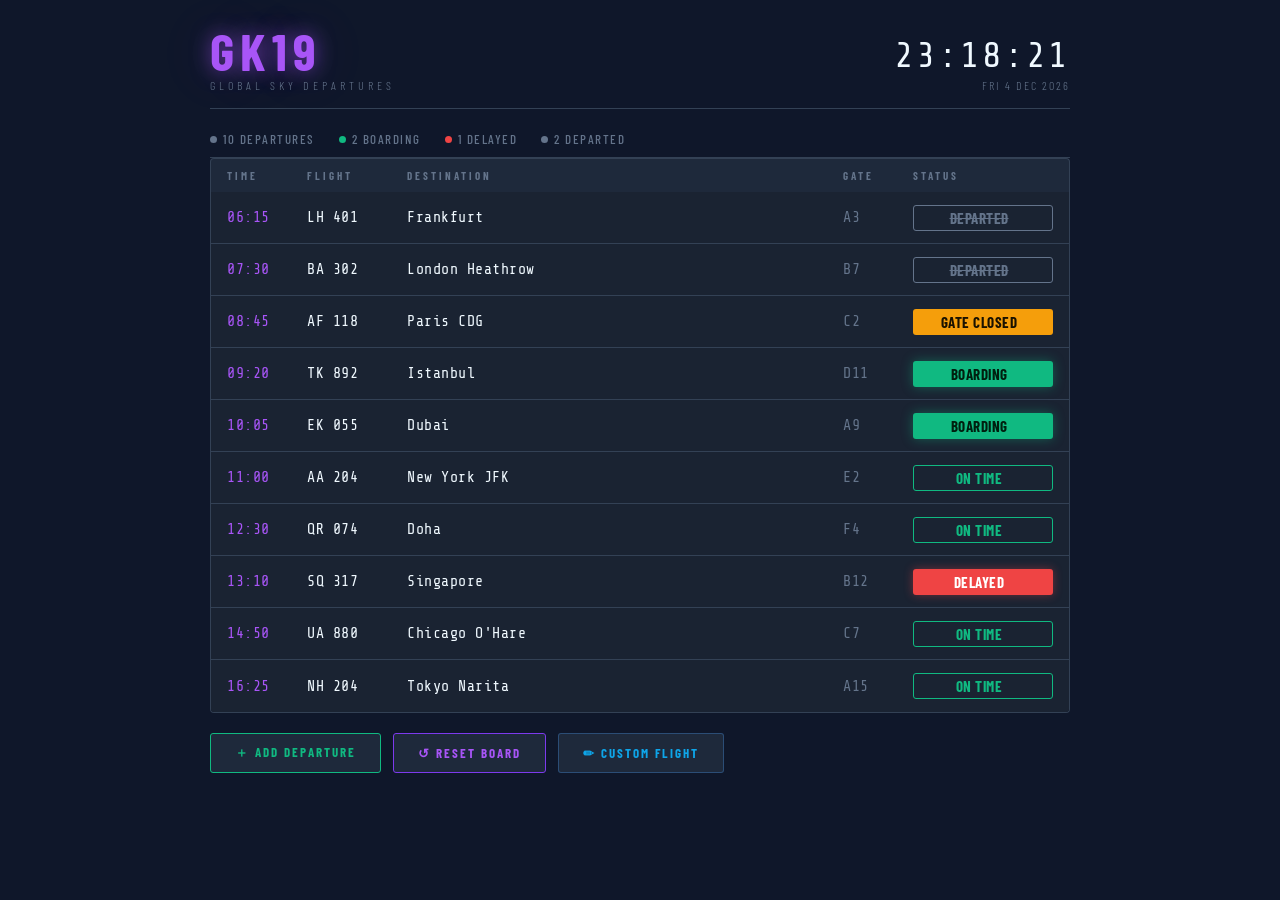
<file: Assignment10_departureboard/index.html>
<!DOCTYPE html>
<html lang="en">
<head>
  <meta charset="UTF-8" />
  <meta name="viewport" content="width=device-width, initial-scale=1.0" />
  <title>Departures</title>
  <link rel="stylesheet" href="style.css" />
</head>
<body>

  <header class="airport-header">
    <div class="airport-header__left">
      <span class="airport-code">GK19</span>
      <span class="airport-name">GLOBAL SKY  DEPARTURES</span>
    </div>
    <div class="airport-header__right">
      <div class="clock" id="clock">--:--:--</div>
      <div class="date" id="date"></div>
    </div>
  </header>

  <div class="summary-bar" id="summary-bar">
  </div>

  <div class="board-header">
    <span>TIME</span>
    <span>FLIGHT</span>
    <span>DESTINATION</span>
    <span>GATE</span>
    <span>STATUS</span>
  </div>

  <div class="board" id="board"></div>

  <div class="controls">
    <button id="btn-add" class="btn btn--add">＋ Add Departure</button>
    <button id="btn-reset" class="btn btn--reset">↺ Reset Board</button>
    <button id="btn-custom-toggle" class="btn btn--custom">✏ Custom Flight</button>
  </div>

  <div class="custom-form" id="custom-form" hidden>
    <div class="custom-form__grid">
      <label>
        <span>Time (HH:MM)</span>
        <input type="text" id="f-time" placeholder="14:35" maxlength="5" />
      </label>
      <label>
        <span>Flight No.</span>
        <input type="text" id="f-flight" placeholder="AA 204" maxlength="8" />
      </label>
      <label>
        <span>Destination</span>
        <input type="text" id="f-dest" placeholder="New York" maxlength="22" />
      </label>
      <label>
        <span>Gate</span>
        <input type="text" id="f-gate" placeholder="B12" maxlength="4" />
      </label>
    </div>
    <button id="btn-submit-custom" class="btn btn--add">Add Flight</button>
  </div>

  <script src="script.js"></script>
</body>
</html>
</file>
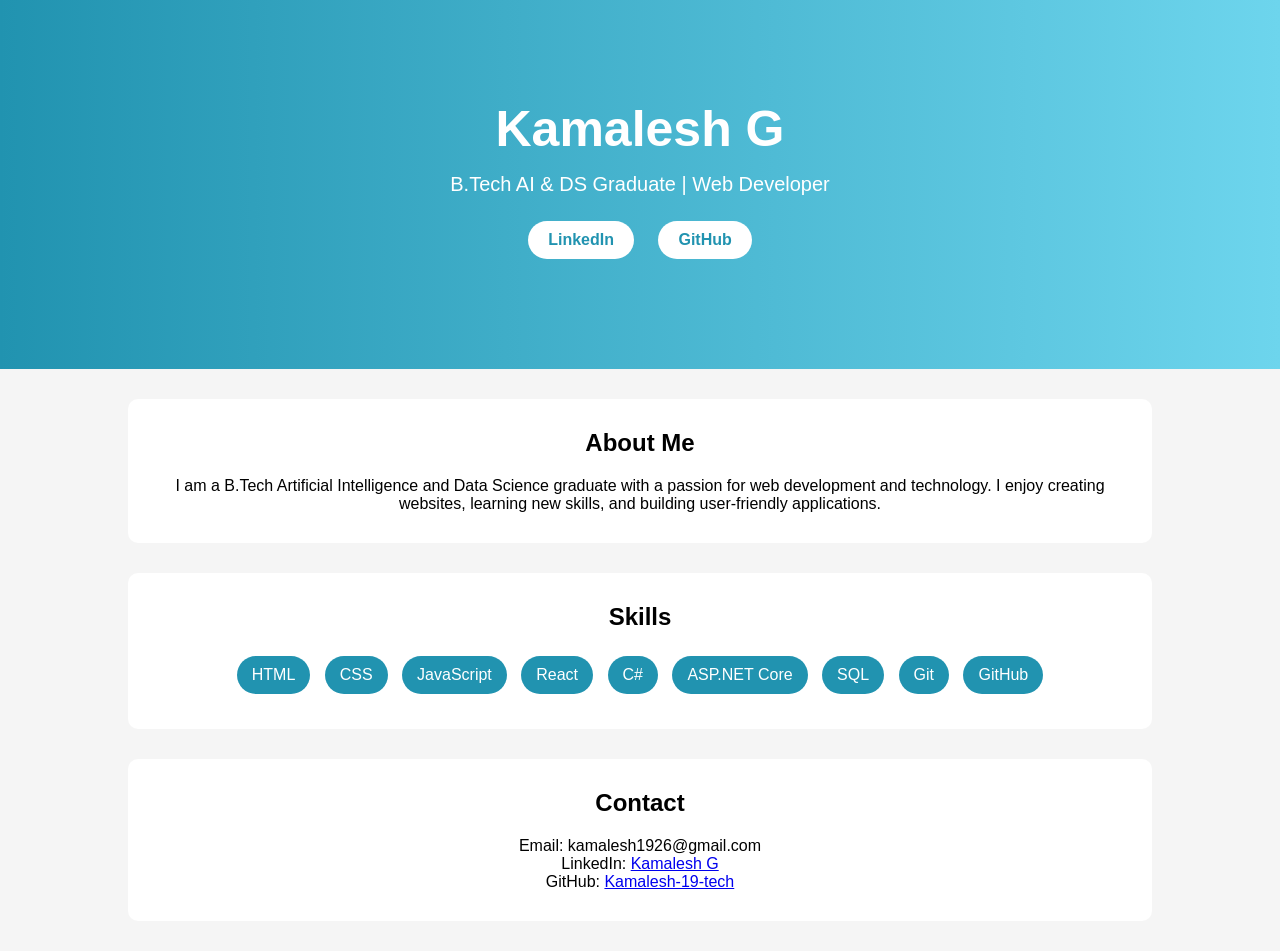
<file: Assignment8_portfolio/index.html>
<!DOCTYPE html>
<html lang="en">
<head>
    <meta charset="UTF-8">
    <meta name="viewport" content="width=device-width, initial-scale=1.0">
    <title>Kamalesh Portfolio</title>
    <link rel="stylesheet" href="style.css">
</head>
<body>

    <section class="hero">
        <h1>Kamalesh G</h1>
        <p>B.Tech AI & DS Graduate | Web Developer</p>

        <a href="https://www.linkedin.com/in/kamalesh-g-97365132a" target="_blank" class="btn">
            LinkedIn
        </a>

        <a href="https://github.com/Kamalesh-19-tech" target="_blank" class="btn">
            GitHub
        </a>
    </section>

    <section class="about">
        <h2>About Me</h2>
        <p>
            I am a B.Tech Artificial Intelligence and Data Science graduate with a passion for web development and technology. I enjoy creating websites, learning new skills, and building user-friendly applications.
        </p>
    </section>

    <section class="skills">
        <h2>Skills</h2>

        <span class="skill">HTML</span>
        <span class="skill">CSS</span>
        <span class="skill">JavaScript</span>
        <span class="skill">React</span>
        <span class="skill">C#</span>
        <span class="skill">ASP.NET Core</span>
        <span class="skill">SQL</span>
        <span class="skill">Git</span>
        <span class="skill">GitHub</span>
    </section>

    <section class="contact">
        <h2>Contact</h2>

        <p>Email: kamalesh1926@gmail.com</p>

        <p>
            LinkedIn:
            <a href="https://www.linkedin.com/in/kamalesh-g-97365132a">
                Kamalesh G
            </a>
        </p>

        <p>
            GitHub:
            <a href="https://github.com/Kamalesh-19-tech">
                Kamalesh-19-tech
            </a>
        </p>
    </section>

</body>
</html>
</file>
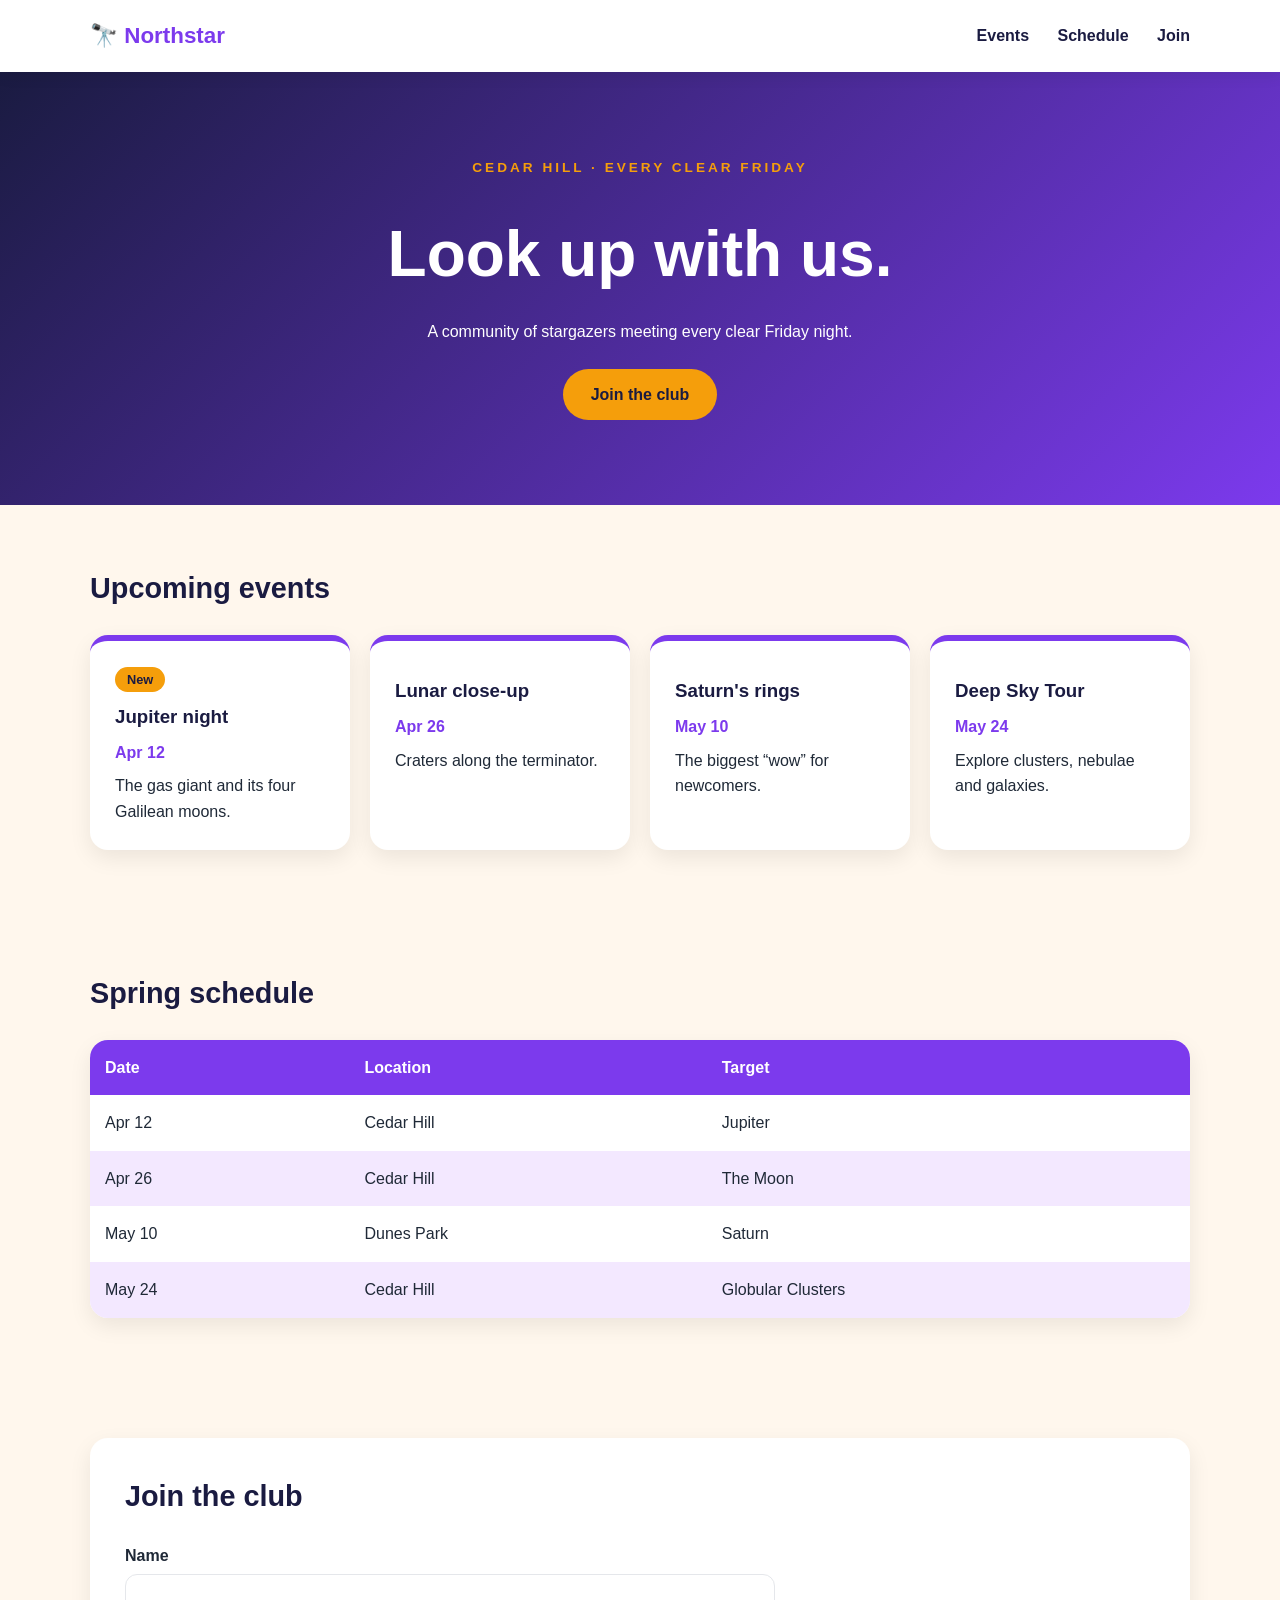
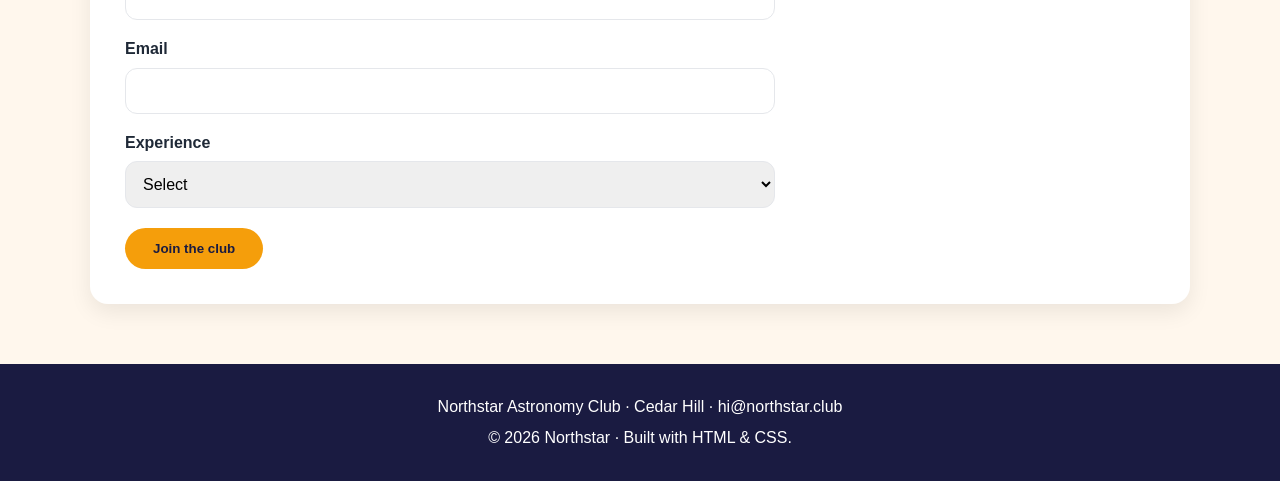
<file: Assignment9_HTML/Northstar/index.html>
<!DOCTYPE html>
<html lang="en">
<head>
    <meta charset="UTF-8">
    <meta name="viewport" content="width=device-width, initial-scale=1.0">
    <title>Northstar Astronomy Club</title>
    <link rel="stylesheet" href="styles.css">
</head>
<body>

<header>
    <div class="container nav-box">
        <div class="logo">🔭 Northstar</div>
        <nav>
            <a href="#events">Events</a>
            <a href="#schedule">Schedule</a>
            <a href="#join">Join</a>
        </nav>
    </div>
</header>

<section class="hero">
    <div class="container hero-box">
        <p class="tag">CEDAR HILL · EVERY CLEAR FRIDAY</p>
        <h1>Look up with us.</h1>
        <p>A community of stargazers meeting every clear Friday night.</p>
        <a href="#join" class="btn">Join the club</a>
    </div>
</section>

<main>

<section id="events" class="section">
    <div class="container">
        <h2>Upcoming events</h2>

        <div class="cards">
            <div class="card">
                <span>New</span>
                <h3>Jupiter night</h3>
                <h4>Apr 12</h4>
                <p>The gas giant and its four Galilean moons.</p>
            </div>

            <div class="card">
                <h3>Lunar close-up</h3>
                <h4>Apr 26</h4>
                <p>Craters along the terminator.</p>
            </div>

            <div class="card">
                <h3>Saturn's rings</h3>
                <h4>May 10</h4>
                <p>The biggest “wow” for newcomers.</p>
            </div>

            <div class="card">
                <h3>Deep Sky Tour</h3>
                <h4>May 24</h4>
                <p>Explore clusters, nebulae and galaxies.</p>
            </div>
        </div>
    </div>
</section>

<section id="schedule" class="section">
    <div class="container">
        <h2>Spring schedule</h2>

        <table>
            <tr>
                <th>Date</th>
                <th>Location</th>
                <th>Target</th>
            </tr>
            <tr>
                <td>Apr 12</td>
                <td>Cedar Hill</td>
                <td>Jupiter</td>
            </tr>
            <tr>
                <td>Apr 26</td>
                <td>Cedar Hill</td>
                <td>The Moon</td>
            </tr>
            <tr>
                <td>May 10</td>
                <td>Dunes Park</td>
                <td>Saturn</td>
            </tr>
            <tr>
                <td>May 24</td>
                <td>Cedar Hill</td>
                <td>Globular Clusters</td>
            </tr>
        </table>
    </div>
</section>

<section id="join" class="section">
    <div class="container form-box">
        <h2>Join the club</h2>

        <form>
            <label>Name</label>
            <input type="text" required>

            <label>Email</label>
            <input type="email" required>

            <label>Experience</label>
            <select required>
                <option value="">Select</option>
                <option>Beginner</option>
                <option>Intermediate</option>
                <option>Advanced</option>
            </select>

            <button class="btn">Join the club</button>
        </form>
    </div>
</section>

</main>

<footer>
    <p>Northstar Astronomy Club · Cedar Hill · hi@northstar.club</p>
    <p>© 2026 Northstar · Built with HTML & CSS.</p>
</footer>

</body>
</html>
</file>
<file: Assignment10_departureboard/style.css>
@import url('https://fonts.googleapis.com/css2?family=Share+Tech+Mono&family=Barlow+Condensed:wght@300;500;700&display=swap');

*, *::before, *::after { box-sizing: border-box; margin: 0; padding: 0; }

:root {
  --bg:           #0f172a;
  --panel:        #1e293b;
  --tile:         #1a2332;
  --tile-hover:   #2d3e52;
  --amber:        #a855f7;
  --amber-dim:    #7c3aed;
  --white:        #f0f9ff;
  --dim:          #64748b;
  --green:        #10b981;
  --red:          #ef4444;
  --blue:         #0ea5e9;
  --gold:         #f59e0b;
  --border:       #334155;
  --row-height:   52px;
  --font-mono:    'Share Tech Mono', 'Courier New', monospace;
  --font-ui:      'Barlow Condensed', 'Arial Narrow', sans-serif;
  --max-rows:     12;
}

html, body {
  background: var(--bg);
  color: var(--white);
  font-family: var(--font-mono);
  min-height: 100vh;
  padding: 0;
}

body {
  display: flex;
  flex-direction: column;
  align-items: center;
  padding: 24px 16px 60px;
}

.airport-header {
  width: 100%;
  max-width: 860px;
  display: flex;
  justify-content: space-between;
  align-items: flex-end;
  padding: 0 0 16px;
  border-bottom: 1px solid var(--border);
  margin-bottom: 12px;
}

.airport-header__left {
  display: flex;
  flex-direction: column;
  gap: 2px;
}

.airport-code {
  font-family: var(--font-ui);
  font-size: 52px;
  font-weight: 700;
  letter-spacing: 6px;
  color: var(--amber);
  line-height: 1;
  text-shadow:
    0 0 20px rgba(168, 85, 247, 0.6),
    0 0 60px rgba(168, 85, 247, 0.2);
}

.airport-name {
  font-family: var(--font-ui);
  font-size: 12px;
  font-weight: 300;
  letter-spacing: 4px;
  color: var(--dim);
  text-transform: uppercase;
}

.airport-header__right {
  text-align: right;
}

.clock {
  font-family: var(--font-mono);
  font-size: 36px;
  color: var(--white);
  letter-spacing: 3px;
  line-height: 1;
}

.date {
  font-family: var(--font-ui);
  font-size: 12px;
  font-weight: 300;
  letter-spacing: 2px;
  color: var(--dim);
  margin-top: 4px;
}

.summary-bar {
  width: 100%;
  max-width: 860px;
  display: flex;
  gap: 24px;
  padding: 10px 0;
  font-family: var(--font-ui);
  font-size: 13px;
  font-weight: 500;
  letter-spacing: 1.5px;
  color: var(--dim);
  text-transform: uppercase;
  border-bottom: 1px solid var(--border);
  margin-bottom: 0;
}

.summary-bar .pill {
  display: flex;
  align-items: center;
  gap: 6px;
}

.summary-bar .pill-dot {
  width: 7px;
  height: 7px;
  border-radius: 50%;
}

.board-header {
  width: 100%;
  max-width: 860px;
  display: grid;
  grid-template-columns: 80px 100px 1fr 70px 140px;
  gap: 0;
  padding: 10px 16px;
  font-family: var(--font-ui);
  font-size: 11px;
  font-weight: 700;
  letter-spacing: 3px;
  color: var(--dim);
  text-transform: uppercase;
  background: var(--panel);
  border: 1px solid var(--border);
  border-bottom: none;
  border-radius: 4px 4px 0 0;
}

.board {
  width: 100%;
  max-width: 860px;
  border: 1px solid var(--border);
  border-top: none;
  border-radius: 0 0 4px 4px;
  overflow: hidden;
  min-height: 60px;
}

.flight-row {
  display: grid;
  grid-template-columns: 80px 100px 1fr 70px 140px;
  align-items: center;
  height: var(--row-height);
  padding: 0 16px;
  border-bottom: 1px solid var(--border);
  background: var(--tile);
  transition: background 0.2s;
  animation: row-enter 0.45s cubic-bezier(0.22, 1, 0.36, 1) both;
  position: relative;
}

.flight-row:last-child { border-bottom: none; }

.flight-row:hover { background: var(--tile-hover); }

@keyframes row-enter {
  from {
    opacity: 0;
    transform: translateY(-8px);
    clip-path: inset(0 0 100% 0);
  }
  to {
    opacity: 1;
    transform: translateY(0);
    clip-path: inset(0 0 0% 0);
  }
}

.flight-row .cell {
  font-size: 15px;
  letter-spacing: 0.5px;
  overflow: hidden;
  text-overflow: ellipsis;
  white-space: nowrap;
  padding-right: 8px;
}

.cell-time   { color: var(--amber); font-size: 17px; }
.cell-flight { color: var(--white); font-size: 14px; }
.cell-dest   { color: var(--white); font-size: 15px; }
.cell-gate   { color: var(--dim);   font-size: 15px; }

.cell-status {
  display: inline-flex;
  align-items: center;
  justify-content: center;
  min-width: 110px;
  height: 26px;
  border-radius: 3px;
  font-family: var(--font-ui);
  font-size: 12px;
  font-weight: 700;
  letter-spacing: 2px;
  text-transform: uppercase;
  transition: background 0.3s, color 0.3s, box-shadow 0.3s;
}

.cell-status.on-time {
  background: transparent;
  color: var(--green);
  border: 1px solid var(--green);
}
.cell-status.boarding {
  background: var(--green);
  color: #001f0f;
  box-shadow: 0 0 12px rgba(16, 185, 129, 0.4);
  animation: pulse-green 2s ease-in-out infinite;
}
.cell-status.gate-closed {
  background: var(--gold);
  color: #1a1200;
  border: none;
}
.cell-status.departed {
  background: transparent;
  color: var(--dim);
  border: 1px solid var(--dim);
  text-decoration: line-through;
}
.cell-status.delayed {
  background: var(--red);
  color: #fff;
  box-shadow: 0 0 10px rgba(239, 68, 68, 0.4);
}
.cell-status.cancelled {
  background: #3f0f1a;
  color: var(--red);
  border: 1px solid var(--red);
}

.cell-status.flip {
  animation: status-flip 0.3s ease forwards;
}
@keyframes status-flip {
  0%   { transform: scaleY(1);   opacity: 1; }
  45%  { transform: scaleY(0.1); opacity: 0.3; }
  55%  { transform: scaleY(0.1); opacity: 0.3; }
  100% { transform: scaleY(1);   opacity: 1; }
}

@keyframes pulse-green {
  0%, 100% { box-shadow: 0 0 10px rgba(16, 185, 129, 0.3); }
  50%       { box-shadow: 0 0 22px rgba(16, 185, 129, 0.7); }
}

.controls {
  width: 100%;
  max-width: 860px;
  display: flex;
  gap: 12px;
  margin-top: 20px;
  flex-wrap: wrap;
}

.btn {
  font-family: var(--font-ui);
  font-size: 13px;
  font-weight: 700;
  letter-spacing: 2px;
  text-transform: uppercase;
  padding: 10px 24px;
  border: 1px solid var(--border);
  border-radius: 3px;
  cursor: pointer;
  background: var(--panel);
  color: var(--dim);
  transition: all 0.15s;
}

.btn:hover     { color: var(--white); border-color: var(--dim); }
.btn:active    { transform: scale(0.97); }

.btn--add      { color: var(--green);  border-color: var(--green); }
.btn--add:hover{ background: rgba(38,208,124,0.1); color: var(--green); }

.btn--reset      { color: var(--amber);  border-color: var(--amber-dim); }
.btn--reset:hover{ background: rgba(245,166,35,0.08); border-color: var(--amber); }

.btn--custom      { color: var(--blue); border-color: rgba(74,158,255,0.3); }
.btn--custom:hover{ background: rgba(74,158,255,0.08); border-color: var(--blue); }

.custom-form {
  width: 100%;
  max-width: 860px;
  margin-top: 12px;
  padding: 20px;
  background: var(--panel);
  border: 1px solid var(--border);
  border-radius: 4px;
  animation: row-enter 0.3s ease both;
}

.custom-form__grid {
  display: grid;
  grid-template-columns: 1fr 1fr 2fr 1fr;
  gap: 12px;
  margin-bottom: 14px;
}

.custom-form label {
  display: flex;
  flex-direction: column;
  gap: 6px;
}

.custom-form label span {
  font-family: var(--font-ui);
  font-size: 11px;
  font-weight: 700;
  letter-spacing: 2px;
  color: var(--dim);
  text-transform: uppercase;
}

.custom-form input {
  background: var(--tile);
  border: 1px solid var(--border);
  border-radius: 3px;
  color: var(--white);
  font-family: var(--font-mono);
  font-size: 15px;
  padding: 8px 12px;
  outline: none;
  transition: border-color 0.2s;
  text-transform: uppercase;
}

.custom-form input::placeholder { color: var(--dim); opacity: 0.5; }
.custom-form input:focus { border-color: var(--blue); }

.empty-state {
  display: flex;
  flex-direction: column;
  align-items: center;
  justify-content: center;
  padding: 40px 0;
  color: var(--dim);
  gap: 8px;
}

.empty-state .empty-icon {
  font-size: 32px;
  opacity: 0.4;
}

.empty-state p {
  font-family: var(--font-ui);
  font-size: 13px;
  letter-spacing: 2px;
  text-transform: uppercase;
}

@media (max-width: 600px) {
  .airport-code { font-size: 36px; }
  .clock        { font-size: 26px; }

  .board-header,
  .flight-row {
    grid-template-columns: 68px 80px 1fr 50px 110px;
    font-size: 13px;
  }

  .cell { font-size: 13px !important; }
  .cell-time { font-size: 14px !important; }

  .custom-form__grid {
    grid-template-columns: 1fr 1fr;
  }
}

@media (prefers-reduced-motion: reduce) {
  .flight-row, .cell-status.flip, .cell-status.boarding {
    animation: none !important;
    transition: none !important;
  }
}
</file>
<file: Assignment8_portfolio/style.css>
*{
    margin:0;
    padding:0;
    box-sizing:border-box;
    font-family:Arial, sans-serif;
}

body{
    background:#f5f5f5;
}

.hero{
    background:linear-gradient(to right,#2193b0,#6dd5ed);
    color:white;
    text-align:center;
    padding:100px 20px;
}

.hero h1{
    font-size:50px;
}

.hero p{
    margin:15px 0;
    font-size:20px;
}

.btn{
    display:inline-block;
    margin:10px;
    padding:10px 20px;
    background:white;
    color:#2193b0;
    text-decoration:none;
    border-radius:20px;
    font-weight:bold;
}

.about,
.skills,
.contact{
    background:white;
    width:80%;
    margin:30px auto;
    padding:30px;
    border-radius:10px;
    text-align:center;
}

h2{
    margin-bottom:20px;
}

.skill{
    display:inline-block;
    background:#2193b0;
    color:white;
    padding:10px 15px;
    margin:5px;
    border-radius:20px;
}
</file>
<file: Assignment9_HTML/Northstar/styles.css>
:root{
    --dark:#1A1B41;
    --purple:#7C3AED;
    --orange:#F59E0B;
    --text:#1F2937;
    --bg:#FFF7ED;
    --white:#ffffff;
    --line:#E5E7EB;
    --radius:18px;
    --container:1100px;
}

*{
    margin:0;
    padding:0;
    box-sizing:border-box;
}

html{
    scroll-behavior:smooth;
}

body{
    font-family:Arial, sans-serif;
    background:var(--bg);
    color:var(--text);
    line-height:1.6;
}

.container{
    width:min(100% - 2rem, var(--container));
    margin:auto;
}

header{
    background:var(--white);
    position:sticky;
    top:0;
    z-index:10;
    box-shadow:0 3px 15px rgba(0,0,0,.08);
}

.nav-box{
    display:flex;
    justify-content:space-between;
    align-items:center;
    padding:18px 0;
}

.logo{
    font-size:1.4rem;
    font-weight:bold;
    color:var(--purple);
}

nav a{
    text-decoration:none;
    color:var(--dark);
    font-weight:bold;
    margin-left:24px;
}

nav a:hover{
    color:var(--orange);
}

.hero{
    background:linear-gradient(135deg,var(--dark),var(--purple));
    color:white;
    padding:85px 0;
    text-align:center;
}

.hero-box{
    max-width:750px;
}

.tag{
    color:var(--orange);
    font-size:.85rem;
    letter-spacing:3px;
    margin-bottom:14px;
    font-weight:bold;
}

.hero h1{
    font-size:clamp(2.3rem,6vw,4rem);
    margin-bottom:14px;
}

.hero p{
    margin-bottom:24px;
}

.btn{
    display:inline-block;
    background:var(--orange);
    color:var(--dark);
    padding:13px 28px;
    border:none;
    border-radius:50px;
    text-decoration:none;
    font-weight:bold;
    cursor:pointer;
}

.btn:hover{
    transform:translateY(-3px);
    box-shadow:0 8px 18px rgba(0,0,0,.22);
}

.section{
    padding:60px 0;
}

.section h2{
    font-size:1.8rem;
    margin-bottom:24px;
    color:var(--dark);
}

.cards{
    display:grid;
    grid-template-columns:repeat(4,1fr);
    gap:20px;
}

.card{
    background:white;
    padding:25px;
    border-radius:var(--radius);
    border-top:6px solid var(--purple);
    box-shadow:0 8px 22px rgba(0,0,0,.08);
}

.card span{
    background:var(--orange);
    color:var(--dark);
    padding:5px 12px;
    border-radius:20px;
    font-size:.8rem;
    font-weight:bold;
}

.card h3{
    margin-top:10px;
    color:var(--dark);
}

.card h4{
    color:var(--purple);
    margin:8px 0;
}

table{
    width:100%;
    border-collapse:collapse;
    background:white;
    border-radius:var(--radius);
    overflow:hidden;
    box-shadow:0 8px 22px rgba(0,0,0,.08);
}

th{
    background:var(--purple);
    color:white;
}

th,td{
    padding:15px;
    text-align:left;
}

tr:nth-child(odd){
    background:#F3E8FF;
}

.form-box{
    background:white;
    padding:35px;
    border-radius:var(--radius);
    box-shadow:0 8px 22px rgba(0,0,0,.08);
}

form{
    max-width:650px;
}

label{
    display:block;
    margin:16px 0 6px;
    font-weight:bold;
}

input,select{
    width:100%;
    padding:13px;
    border:1px solid var(--line);
    border-radius:12px;
    font-size:1rem;
}

form .btn{
    margin-top:20px;
}

footer{
    background:var(--dark);
    color:white;
    text-align:center;
    padding:25px;
}

footer p{
    margin:5px 0;
}

@media(max-width:900px){
    .cards{
        grid-template-columns:repeat(2,1fr);
    }
}

@media(max-width:600px){
    .nav-box{
        flex-direction:column;
        gap:12px;
    }

    nav a{
        margin:0 8px;
    }

    .cards{
        grid-template-columns:1fr;
    }
}
</file>
